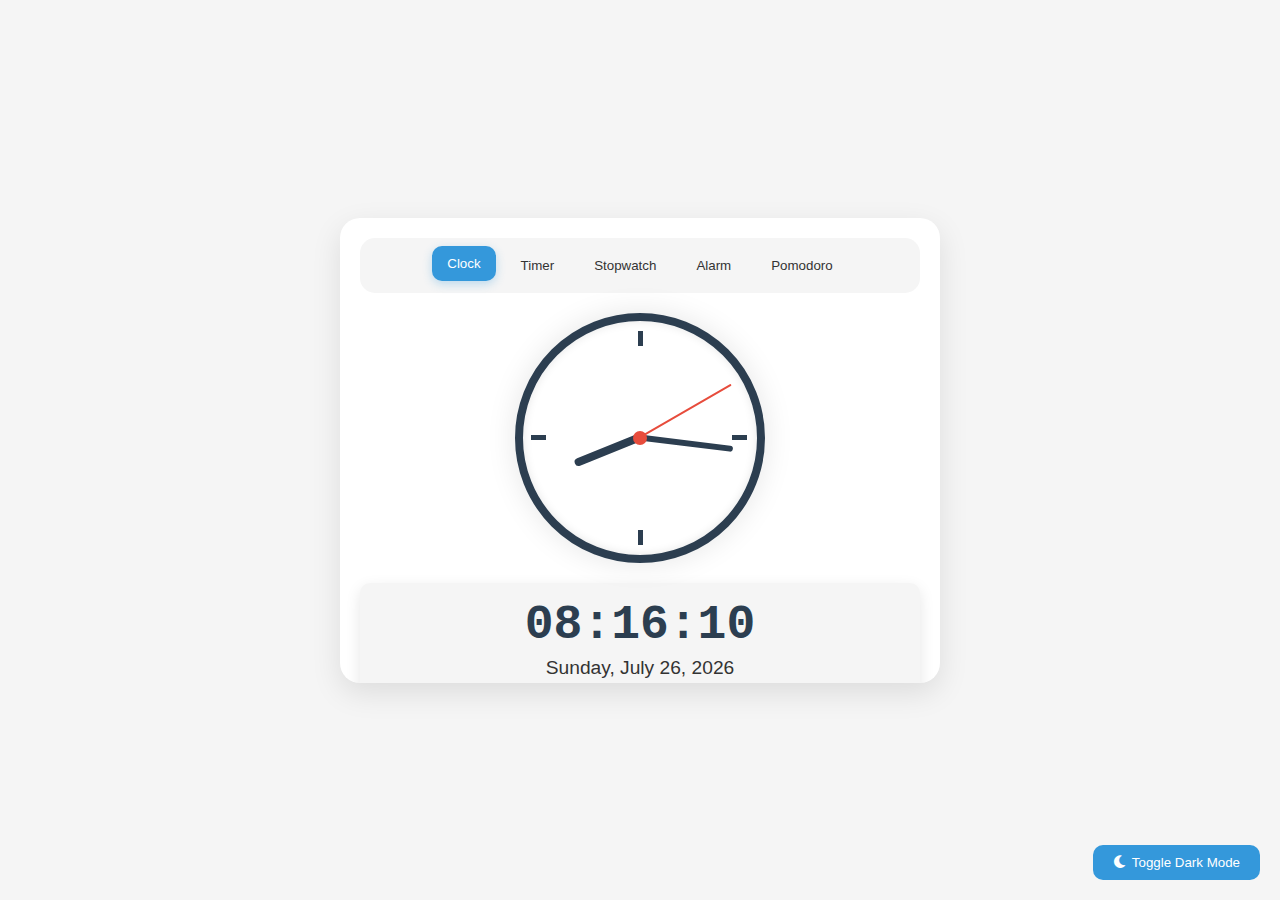
<file: APPS/Clock Master/index.html>
<!DOCTYPE html>
<html lang="en">
<head>
    <meta charset="UTF-8">
    <meta name="viewport" content="width=device-width, initial-scale=1.0">
    <title>Advanced Clock & Timer App</title>
    <link rel="stylesheet" href="styles.css">
    <link rel="stylesheet" href="https://cdnjs.cloudflare.com/ajax/libs/font-awesome/6.0.0/css/all.min.css">
</head>
<body>
    <div class="container">
        <div class="tab-nav">
            <button class="tab-btn active" data-tab="clock">Clock</button>
            <button class="tab-btn" data-tab="timer">Timer</button>
            <button class="tab-btn" data-tab="stopwatch">Stopwatch</button>
            <button class="tab-btn" data-tab="alarm">Alarm</button>
            <button class="tab-btn" data-tab="pomodoro">Pomodoro</button>
        </div>

        <div class="tab-content">
            <!-- Clock Tab -->
            <div class="tab active" id="clock">
                <div class="analog-clock">
                    <div class="clock-face">
                        <div class="marking marking-12"></div>
                        <div class="marking marking-3"></div>
                        <div class="marking marking-6"></div>
                        <div class="marking marking-9"></div>
                        <div class="hand hour-hand"></div>
                        <div class="hand minute-hand"></div>
                        <div class="hand second-hand"></div>
                        <div class="center-dot"></div>
                    </div>
                </div>
                <div class="digital-clock">
                    <div class="time">00:00:00</div>
                    <div class="date">Monday, January 1, 2023</div>
                    <div class="timezone">UTC+00:00</div>
                </div>
            </div>

            <!-- Timer Tab -->
            <div class="tab" id="timer">
                <div class="timer-display">
                    <div class="timer-input">
                        <input type="number" id="hours" min="0" max="99" placeholder="HH">
                        <span>:</span>
                        <input type="number" id="minutes" min="0" max="59" placeholder="MM">
                        <span>:</span>
                        <input type="number" id="seconds" min="0" max="59" placeholder="SS">
                    </div>
                    <div class="timer-countdown">
                        <span id="timer-hours">00</span>
                        <span>:</span>
                        <span id="timer-minutes">00</span>
                        <span>:</span>
                        <span id="timer-seconds">00</span>
                    </div>
                    <div class="progress-container">
                        <div class="progress-bar"></div>
                    </div>
                </div>
                <div class="timer-controls">
                    <button id="timer-start" class="control-btn"><i class="fas fa-play"></i> Start</button>
                    <button id="timer-pause" class="control-btn" disabled><i class="fas fa-pause"></i> Pause</button>
                    <button id="timer-reset" class="control-btn" disabled><i class="fas fa-redo"></i> Reset</button>
                </div>
                <div class="timer-presets">
                    <button class="preset-btn" data-time="60">1m</button>
                    <button class="preset-btn" data-time="300">5m</button>
                    <button class="preset-btn" data-time="600">10m</button>
                    <button class="preset-btn" data-time="1800">30m</button>
                </div>
            </div>

            <!-- Stopwatch Tab -->
            <div class="tab" id="stopwatch">
                <div class="stopwatch-display">
                    <div id="stopwatch-time">00:00:00.000</div>
                </div>
                <div class="stopwatch-controls">
                    <button id="stopwatch-start" class="control-btn"><i class="fas fa-play"></i> Start</button>
                    <button id="stopwatch-pause" class="control-btn" disabled><i class="fas fa-pause"></i> Pause</button>
                    <button id="stopwatch-reset" class="control-btn" disabled><i class="fas fa-redo"></i> Reset</button>
                    <button id="stopwatch-lap" class="control-btn" disabled><i class="fas fa-flag"></i> Lap</button>
                </div>
                <div class="laps-container">
                    <h3>Laps</h3>
                    <div class="laps-list"></div>
                </div>
            </div>

            <!-- Alarm Tab -->
            <div class="tab" id="alarm">
                <div class="alarm-form">
                    <div class="time-picker">
                        <input type="number" id="alarm-hours" min="0" max="23" placeholder="HH">
                        <span>:</span>
                        <input type="number" id="alarm-minutes" min="0" max="59" placeholder="MM">
                    </div>
                    <button id="set-alarm" class="control-btn"><i class="fas fa-bell"></i> Set Alarm</button>
                </div>
                <div class="alarms-list">
                    <h3>Active Alarms</h3>
                    <div id="alarms-container"></div>
                </div>
            </div>

            <!-- Pomodoro Tab -->
            <div class="tab" id="pomodoro">
                <div class="pomodoro-display">
                    <div class="pomodoro-mode">Focus Time</div>
                    <div class="pomodoro-time">25:00</div>
                    <div class="pomodoro-cycles">Cycle 1/4</div>
                    <div class="progress-container">
                        <div class="progress-bar pomodoro-progress"></div>
                    </div>
                </div>
                <div class="pomodoro-controls">
                    <button id="pomodoro-start" class="control-btn"><i class="fas fa-play"></i> Start</button>
                    <button id="pomodoro-pause" class="control-btn" disabled><i class="fas fa-pause"></i> Pause</button>
                    <button id="pomodoro-reset" class="control-btn" disabled><i class="fas fa-redo"></i> Reset</button>
                </div>
                <div class="pomodoro-settings">
                    <div class="setting">
                        <label>Focus Time (min):</label>
                        <input type="number" id="focus-time" min="1" max="60" value="25">
                    </div>
                    <div class="setting">
                        <label>Break Time (min):</label>
                        <input type="number" id="break-time" min="1" max="30" value="5">
                    </div>
                    <div class="setting">
                        <label>Long Break Time (min):</label>
                        <input type="number" id="long-break-time" min="1" max="60" value="15">
                    </div>
                    <div class="setting">
                        <label>Cycles:</label>
                        <input type="number" id="pomodoro-cycles" min="1" max="10" value="4">
                    </div>
                </div>
            </div>
        </div>
    </div>

    <script src="script.js"></script>
</body>
</html>
</file>
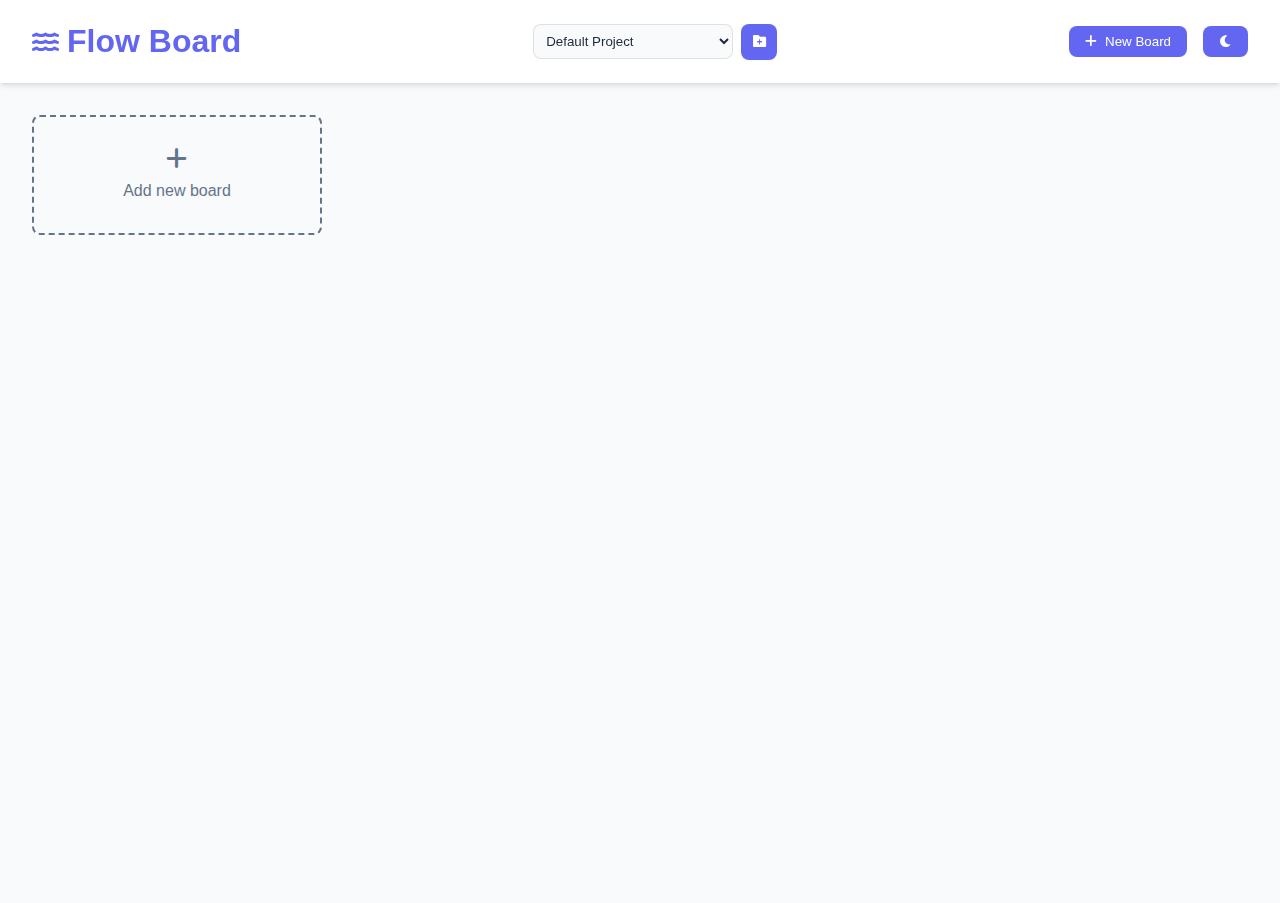
<file: APPS/FlowBoards/index.html>
<!DOCTYPE html>
<html lang="en">
<head>
    <meta charset="UTF-8">
    <meta name="viewport" content="width=device-width, initial-scale=1.0">
    <title>Flow Board - Task Management</title>
    <link rel="stylesheet" href="styles.css">
    <link rel="stylesheet" href="https://cdnjs.cloudflare.com/ajax/libs/font-awesome/6.0.0-beta3/css/all.min.css">
</head>
<body>
    <header>
        <div class="logo">
            <i class="fas fa-water"></i>
            <h1>Flow Board</h1>
        </div>
        <div class="project-selector">
            <select id="project-select">
                <option value="default">Default Project</option>
            </select>
            <button id="new-project-btn" class="btn small-btn"><i class="fas fa-folder-plus"></i></button>
        </div>
        <div class="controls">
            <button id="add-board-btn" class="btn"><i class="fas fa-plus"></i> New Board</button>
            <button id="dark-mode-btn" class="btn"><i class="fas fa-moon"></i></button>
        </div>
    </header>

    <div class="board-container">
        <div class="board" data-board-id="board-1">
            <div class="board-header">
                <h3 contenteditable="true">To Do</h3>
                <div class="board-controls">
                    <button class="add-card-btn"><i class="fas fa-plus"></i></button>
                    <button class="delete-board-btn"><i class="fas fa-trash"></i></button>
                </div>
            </div>
            <div class="cards-container">
                <div class="card" draggable="true">
                    <div class="card-content">
                        <h4>Research competitors</h4>
                        <p>Look at similar products in the market</p>
                    </div>
                    <div class="card-footer">
                        <span class="priority high">High</span>
                        <span class="date">June 10</span>
                        <button class="delete-card-btn"><i class="fas fa-times"></i></button>
                    </div>
                </div>
                <div class="card" draggable="true">
                    <div class="card-content">
                        <h4>Design mockups</h4>
                        <p>Create initial UI concepts</p>
                    </div>
                    <div class="card-footer">
                        <span class="priority medium">Medium</span>
                        <span class="date">June 15</span>
                        <button class="delete-card-btn"><i class="fas fa-times"></i></button>
                    </div>
                </div>
            </div>
        </div>

        <div class="board" data-board-id="board-2">
            <div class="board-header">
                <h3 contenteditable="true">In Progress</h3>
                <div class="board-controls">
                    <button class="add-card-btn"><i class="fas fa-plus"></i></button>
                    <button class="delete-board-btn"><i class="fas fa-trash"></i></button>
                </div>
            </div>
            <div class="cards-container">
                <div class="card" draggable="true">
                    <div class="card-content">
                        <h4>Create homepage</h4>
                        <p>Build and style the landing page</p>
                    </div>
                    <div class="card-footer">
                        <span class="priority high">High</span>
                        <span class="date">June 12</span>
                        <button class="delete-card-btn"><i class="fas fa-times"></i></button>
                    </div>
                </div>
            </div>
        </div>

        <div class="board" data-board-id="board-3">
            <div class="board-header">
                <h3 contenteditable="true">Done</h3>
                <div class="board-controls">
                    <button class="add-card-btn"><i class="fas fa-plus"></i></button>
                    <button class="delete-board-btn"><i class="fas fa-trash"></i></button>
                </div>
            </div>
            <div class="cards-container">
                <div class="card" draggable="true">
                    <div class="card-content">
                        <h4>Set up project</h4>
                        <p>Initialize repository and project structure</p>
                    </div>
                    <div class="card-footer">
                        <span class="priority low">Low</span>
                        <span class="date">June 5</span>
                        <button class="delete-card-btn"><i class="fas fa-times"></i></button>
                    </div>
                </div>
            </div>
        </div>

        <div class="add-board-placeholder">
            <div class="add-board-content">
                <i class="fas fa-plus"></i>
                <p>Add new board</p>
            </div>
        </div>
    </div>

    <!-- Modal for adding new cards -->
    <div id="card-modal" class="modal">
        <div class="modal-content">
            <span class="close-modal">&times;</span>
            <h2>Add New Card</h2>
            <form id="add-card-form">
                <div class="form-group">
                    <label for="card-title">Title</label>
                    <input type="text" id="card-title" placeholder="Enter title" required>
                </div>
                <div class="form-group">
                    <label for="card-description">Description</label>
                    <textarea id="card-description" placeholder="Enter description"></textarea>
                </div>
                <div class="form-group">
                    <label for="card-priority">Priority</label>
                    <select id="card-priority">
                        <option value="low">Low</option>
                        <option value="medium">Medium</option>
                        <option value="high">High</option>
                    </select>
                </div>
                <div class="form-group">
                    <label for="card-date">Due Date</label>
                    <input type="date" id="card-date">
                </div>
                <button type="submit" class="btn submit-btn">Add Card</button>
            </form>
        </div>
    </div>

    <!-- Modal for creating new project -->
    <div id="project-modal" class="modal">
        <div class="modal-content">
            <span class="close-modal">&times;</span>
            <h2>Create New Project</h2>
            <form id="add-project-form">
                <div class="form-group">
                    <label for="project-name">Project Name</label>
                    <input type="text" id="project-name" placeholder="Enter project name" required>
                </div>
                <div class="form-group">
                    <label for="project-description">Description</label>
                    <textarea id="project-description" placeholder="Enter project description"></textarea>
                </div>
                <button type="submit" class="btn submit-btn">Create Project</button>
            </form>
        </div>
    </div>

    <!-- Confirmation modal -->
    <div id="confirm-modal" class="modal">
        <div class="modal-content small-modal">
            <h2>Confirm Action</h2>
            <p id="confirm-message">Are you sure you want to proceed?</p>
            <div class="confirm-buttons">
                <button id="confirm-yes" class="btn">Yes</button>
                <button id="confirm-no" class="btn secondary-btn">No</button>
            </div>
        </div>
    </div>

    <script src="script.js"></script>
</body>
</html>
</file>
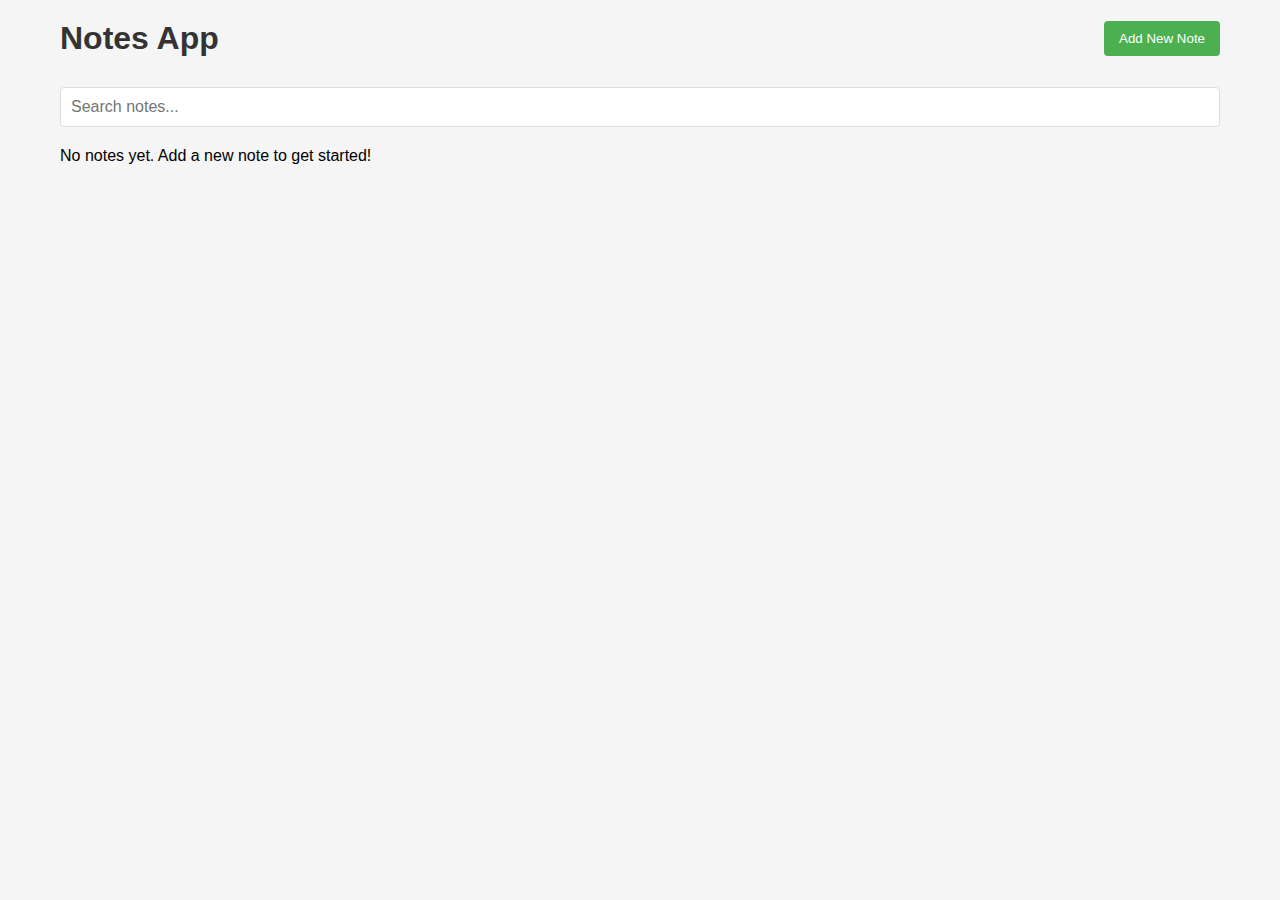
<file: APPS/NoteFlow/index.html>
<!DOCTYPE html>
<html lang="en">
<head>
    <meta charset="UTF-8">
    <meta name="viewport" content="width=device-width, initial-scale=1.0">
    <title>Notes</title>
    <link rel="stylesheet" href="styles.css">
</head>
<body>
    <div class="app-container">
        <header>
            <h1>Notes App</h1>
            <button id="add-note-btn">Add New Note</button>
        </header>

        <div class="search-container">
            <input type="text" id="search-input" placeholder="Search notes...">
        </div>

        <div class="notes-container" id="notes-container">
            <!-- NoteFlow will be added here by JavaScript -->
        </div>
    </div>

    <div class="modal" id="note-modal">
        <div class="modal-content">
            <span class="close-modal">&times;</span>
            <input type="text" id="note-title" placeholder="Note Title">
            <textarea id="note-content" placeholder="Note Content"></textarea>
            <div class="modal-buttons">
                <button id="save-note-btn">Save Note</button>
                <button id="cancel-note-btn">Cancel</button>
            </div>
        </div>
    </div>

    <script src="script.js"></script>
</body>
</html>
</file>
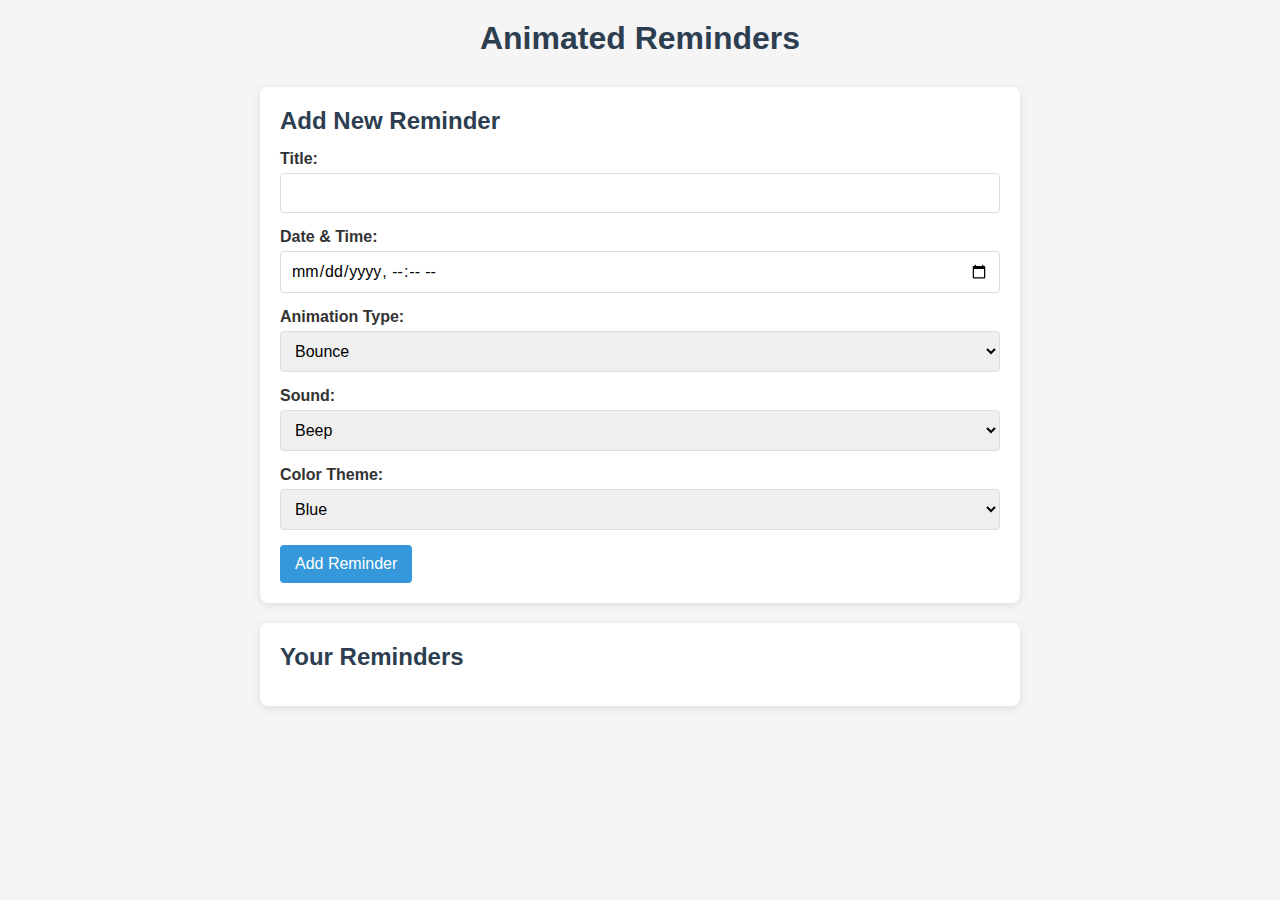
<file: APPS/Notifyme/index.html>
<!DOCTYPE html>
<html lang="en">
<head>
    <meta charset="UTF-8">
    <meta name="viewport" content="width=device-width, initial-scale=1.0">
    <title>Animated Reminders App</title>
    <link rel="stylesheet" href="styles.css">
    <link rel="stylesheet" href="https://cdnjs.cloudflare.com/ajax/libs/font-awesome/5.15.4/css/all.min.css">
</head>
<body>
    <div class="container">
        <h1>Animated Reminders</h1>

        <div class="add-reminder">
            <h2>Add New Reminder</h2>
            <form id="reminderForm">
                <div class="form-group">
                    <label for="title">Title:</label>
                    <input type="text" id="title" required>
                </div>

                <div class="form-group">
                    <label for="dateTime">Date & Time:</label>
                    <input type="datetime-local" id="dateTime" required>
                </div>

                <div class="form-group">
                    <label for="animationType">Animation Type:</label>
                    <select id="animationType">
                        <option value="bounce">Bounce</option>
                        <option value="shake">Shake</option>
                        <option value="spin">Spin</option>
                        <option value="pulse">Pulse</option>
                        <option value="flip">Flip</option>
                    </select>
                </div>

                <div class="form-group">
                    <label for="soundType">Sound:</label>
                    <select id="soundType">
                        <option value="beep">Beep</option>
                        <option value="bell">Bell</option>
                        <option value="chime">Chime</option>
                        <option value="none">No Sound</option>
                    </select>
                </div>

                <div class="form-group">
                    <label for="colorTheme">Color Theme:</label>
                    <select id="colorTheme">
                        <option value="blue">Blue</option>
                        <option value="green">Green</option>
                        <option value="red">Red</option>
                        <option value="purple">Purple</option>
                        <option value="orange">Orange</option>
                    </select>
                </div>

                <button type="submit" class="btn-add">Add Reminder</button>
            </form>
        </div>

        <div class="reminders-list">
            <h2>Your Reminders</h2>
            <ul id="remindersList"></ul>
        </div>
    </div>

    <div id="reminderAlert" class="reminder-alert">
        <div class="alert-content">
            <h2 id="alertTitle"></h2>
            <p id="alertTime"></p>
            <button id="dismissBtn">Dismiss</button>
        </div>
    </div>

    <!-- Using base64-encoded WAV files to avoid dependency on external audio files -->
    <!-- Replace the base64 audio elements with these -->
<audio id="beepSound" preload="auto">
    <source src="sounds/beep.wav" type="audio/wav">
</audio>
<audio id="bellSound" preload="auto">
    <source src="sounds/bell.wav" type="audio/wav">
</audio>
<audio id="chimeSound" preload="auto">
    <source src="sounds/chime.wav" type="audio/wav">
</audio>

    <script src="script.js"></script>
</body>
</html>
</file>
<file: APPS/FlowBoards/styles.css>
:root {
    --primary-color: #6366f1;
    --secondary-color: #a5b4fc;
    --bg-color: #f8fafc;
    --card-color: #ffffff;
    --text-color: #1e293b;
    --text-light: #64748b;
    --danger: #ef4444;
    --success: #22c55e;
    --warning: #f59e0b;
    --shadow: 0 4px 6px -1px rgba(0, 0, 0, 0.1), 0 2px 4px -1px rgba(0, 0, 0, 0.06);
    --border-radius: 8px;
    --transition: all 0.3s cubic-bezier(0.25, 0.46, 0.45, 0.94);
}

.dark-mode {
    --primary-color: #818cf8;
    --secondary-color: #4338ca;
    --bg-color: #0f172a;
    --card-color: #1e293b;
    --text-color: #f1f5f9;
    --text-light: #cbd5e1;
}

* {
    margin: 0;
    padding: 0;
    box-sizing: border-box;
}

body {
    font-family: 'Segoe UI', Tahoma, Geneva, Verdana, sans-serif;
    background-color: var(--bg-color);
    color: var(--text-color);
    line-height: 1.6;
    transition: var(--transition);
    overflow-x: hidden;
}

header {
    display: flex;
    justify-content: space-between;
    align-items: center;
    padding: 1rem 2rem;
    background-color: var(--card-color);
    box-shadow: var(--shadow);
    position: sticky;
    top: 0;
    z-index: 100;
}

.logo {
    display: flex;
    align-items: center;
    gap: 0.5rem;
    color: var(--primary-color);
}

.logo i {
    font-size: 1.5rem;
    animation: float 3s ease-in-out infinite;
}

.project-selector {
    display: flex;
    align-items: center;
    gap: 0.5rem;
}

.project-selector select {
    padding: 0.5rem;
    border-radius: var(--border-radius);
    background-color: var(--bg-color);
    border: 1px solid rgba(0, 0, 0, 0.1);
    color: var(--text-color);
    font-family: inherit;
    transition: var(--transition);
    min-width: 200px;
}

.small-btn {
    padding: 0.5rem;
    width: 36px;
    height: 36px;
}

.controls {
    display: flex;
    gap: 1rem;
}

.btn {
    background-color: var(--primary-color);
    color: white;
    border: none;
    padding: 0.5rem 1rem;
    border-radius: var(--border-radius);
    cursor: pointer;
    display: flex;
    align-items: center;
    justify-content: center;
    gap: 0.5rem;
    font-weight: 500;
    transition: var(--transition);
}

.btn:hover {
    background-color: var(--secondary-color);
    transform: translateY(-2px);
    box-shadow: 0 5px 15px rgba(0, 0, 0, 0.1);
}

.secondary-btn {
    background-color: var(--text-light);
}

.board-container {
    display: flex;
    gap: 1.5rem;
    padding: 2rem;
    overflow-x: auto;
    min-height: calc(100vh - 80px);
}

.board {
    background-color: var(--card-color);
    border-radius: var(--border-radius);
    min-width: 290px;
    max-width: 290px;
    box-shadow: var(--shadow);
    display: flex;
    flex-direction: column;
    max-height: 80vh;
    transition: var(--transition);
    animation: slideIn 0.5s forwards;
    transform: translateY(20px);
    opacity: 0;
    animation-fill-mode: forwards;
}

@keyframes slideIn {
    to {
        opacity: 1;
        transform: translateY(0);
    }
}

.board:nth-child(1) { animation-delay: 0.1s; }
.board:nth-child(2) { animation-delay: 0.2s; }
.board:nth-child(3) { animation-delay: 0.3s; }
.board:nth-child(4) { animation-delay: 0.4s; }

.board-header {
    padding: 1rem;
    border-bottom: 1px solid rgba(0, 0, 0, 0.1);
    display: flex;
    justify-content: space-between;
    align-items: center;
}

.board-header h3 {
    font-weight: 600;
    color: var(--text-color);
    transition: var(--transition);
    max-width: 180px;
    white-space: nowrap;
    overflow: hidden;
    text-overflow: ellipsis;
}

.board-header h3:focus {
    outline: 2px solid var(--primary-color);
    padding: 0.2rem;
    border-radius: 4px;
}

.board-controls {
    display: flex;
    gap: 0.5rem;
}

.add-card-btn, .delete-board-btn {
    background: transparent;
    border: none;
    color: var(--text-light);
    cursor: pointer;
    font-size: 1rem;
    transition: var(--transition);
    width: 30px;
    height: 30px;
    border-radius: 50%;
    display: flex;
    align-items: center;
    justify-content: center;
}

.add-card-btn:hover {
    background-color: var(--primary-color);
    color: white;
    transform: rotate(90deg);
}

.delete-board-btn:hover {
    background-color: var(--danger);
    color: white;
    transform: scale(1.1);
}

.cards-container {
    padding: 1rem;
    overflow-y: auto;
    flex-grow: 1;
}

.card {
    background-color: var(--bg-color);
    border-radius: var(--border-radius);
    padding: 1rem;
    margin-bottom: 1rem;
    box-shadow: 0 2px 4px rgba(0, 0, 0, 0.05);
    cursor: grab;
    transition: var(--transition);
    transform-origin: center;
    animation: cardEntrance 0.4s ease-out forwards;
    opacity: 0;
    position: relative;
}

@keyframes cardEntrance {
    from {
        opacity: 0;
        transform: scale(0.8);
    }
    to {
        opacity: 1;
        transform: scale(1);
    }
}

.card:hover {
    box-shadow: 0 5px 15px rgba(0, 0, 0, 0.1);
    transform: translateY(-3px);
}

.card:active {
    cursor: grabbing;
}

.card-content h4 {
    margin-bottom: 0.5rem;
    color: var(--text-color);
}

.card-content p {
    font-size: 0.9rem;
    color: var(--text-light);
}

.card-footer {
    display: flex;
    justify-content: space-between;
    margin-top: 1rem;
    font-size: 0.8rem;
    align-items: center;
}

.priority {
    padding: 0.2rem 0.5rem;
    border-radius: 20px;
    font-weight: 600;
}

.priority.high {
    background-color: rgba(239, 68, 68, 0.1);
    color: var(--danger);
}

.priority.medium {
    background-color: rgba(245, 158, 11, 0.1);
    color: var(--warning);
}

.priority.low {
    background-color: rgba(34, 197, 94, 0.1);
    color: var(--success);
}

.date {
    color: var(--text-light);
}

.delete-card-btn {
    background: transparent;
    border: none;
    color: transparent;
    cursor: pointer;
    font-size: 0.9rem;
    transition: var(--transition);
    width: 20px;
    height: 20px;
    border-radius: 50%;
    display: flex;
    align-items: center;
    justify-content: center;
}

.card:hover .delete-card-btn {
    color: var(--text-light);
}

.delete-card-btn:hover {
    background-color: var(--danger);
    color: white;
    transform: scale(1.1);
}

.add-board-placeholder {
    min-width: 290px;
    max-width: 290px;
    height: 120px;
    border: 2px dashed var(--text-light);
    border-radius: var(--border-radius);
    display: flex;
    justify-content: center;
    align-items: center;
    cursor: pointer;
    transition: var(--transition);
}

.add-board-placeholder:hover {
    border-color: var(--primary-color);
    background-color: rgba(99, 102, 241, 0.05);
}

.add-board-content {
    display: flex;
    flex-direction: column;
    align-items: center;
    color: var(--text-light);
}

.add-board-content i {
    font-size: 1.5rem;
    margin-bottom: 0.5rem;
    transition: var(--transition);
}

.add-board-placeholder:hover i {
    transform: scale(1.2);
    color: var(--primary-color);
}

.modal {
    display: none;
    position: fixed;
    top: 0;
    left: 0;
    width: 100%;
    height: 100%;
    background-color: rgba(0, 0, 0, 0.5);
    z-index: 1000;
    overflow: auto;
    transition: var(--transition);
}

.modal-content {
    background-color: var(--card-color);
    margin: 10% auto;
    padding: 2rem;
    width: 90%;
    max-width: 500px;
    border-radius: var(--border-radius);
    box-shadow: var(--shadow);
    animation: modalFadeIn 0.3s;
}

.small-modal {
    max-width: 400px;
}

@keyframes modalFadeIn {
    from {
        opacity: 0;
        transform: translateY(-50px);
    }
    to {
        opacity: 1;
        transform: translateY(0);
    }
}

.close-modal {
    float: right;
    font-size: 1.5rem;
    font-weight: bold;
    cursor: pointer;
    color: var(--text-light);
    transition: var(--transition);
}

.close-modal:hover {
    color: var(--danger);
    transform: rotate(90deg);
}

.form-group {
    margin-bottom: 1.5rem;
}

.form-group label {
    display: block;
    margin-bottom: 0.5rem;
    color: var(--text-color);
    font-weight: 500;
}

.form-group input,
.form-group textarea,
.form-group select {
    width: 100%;
    padding: 0.8rem;
    border: 1px solid rgba(0, 0, 0, 0.1);
    border-radius: var(--border-radius);
    background-color: var(--bg-color);
    color: var(--text-color);
    font-family: inherit;
    transition: var(--transition);
}

.form-group input:focus,
.form-group textarea:focus,
.form-group select:focus {
    outline: none;
    border-color: var(--primary-color);
    box-shadow: 0 0 0 3px rgba(99, 102, 241, 0.2);
}

.submit-btn {
    width: 100%;
    padding: 0.8rem;
    font-size: 1rem;
    font-weight: 600;
    margin-top: 1rem;
}

.confirm-buttons {
    display: flex;
    justify-content: space-between;
    margin-top: 2rem;
}

.confirm-buttons button {
    width: 48%;
}

.dragging {
    opacity: 0.7;
    transform: rotate(2deg) scale(1.05);
}

.drop-zone {
    background-color: rgba(99, 102, 241, 0.1);
    border: 2px dashed var(--primary-color);
}

.board-container::-webkit-scrollbar {
    height: 8px;
}

.board-container::-webkit-scrollbar-track {
    background: rgba(0, 0, 0, 0.05);
}

.board-container::-webkit-scrollbar-thumb {
    background: var(--secondary-color);
    border-radius: 10px;
}

.cards-container::-webkit-scrollbar {
    width: 6px;
}

.cards-container::-webkit-scrollbar-track {
    background: rgba(0, 0, 0, 0.05);
}

.cards-container::-webkit-scrollbar-thumb {
    background: var(--secondary-color);
    border-radius: 10px;
}

@keyframes float {
    0% {
        transform: translateY(0px);
    }
    50% {
        transform: translateY(-10px);
    }
    100% {
        transform: translateY(0px);
    }
}

.shake {
    animation: shake 0.5s cubic-bezier(.36,.07,.19,.97) both;
}

@keyframes shake {
    10%, 90% {
        transform: translate3d(-1px, 0, 0);
    }
    20%, 80% {
        transform: translate3d(2px, 0, 0);
    }
    30%, 50%, 70% {
        transform: translate3d(-4px, 0, 0);
    }
    40%, 60% {
        transform: translate3d(4px, 0, 0);
    }
}

.board-exit {
    animation: boardExit 0.4s ease-in forwards;
}

@keyframes boardExit {
    to {
        opacity: 0;
        transform: translateX(30px) scale(0.8);
    }
}

.card-exit {
    animation: cardExit 0.3s ease-in forwards;
}

@keyframes cardExit {
    to {
        opacity: 0;
        transform: translateY(20px) scale(0.8);
    }
}

@media (max-width: 768px) {
    .board-container {
        flex-direction: column;
        align-items: center;
        padding: 1rem;
    }

    .board {
        min-width: 100%;
        max-width: 100%;
    }

    .add-board-placeholder {
        min-width: 100%;
        max-width: 100%;
    }

    header {
        flex-direction: column;
        gap: 1rem;
    }

    .modal-content {
        margin: 20% auto;
        width: 95%;
    }

    .project-selector {
        width: 100%;
    }

    .project-selector select {
        flex-grow: 1;
    }
}
</file>
<file: APPS/NoteFlow/styles.css>
* {
    margin: 0;
    padding: 0;
    box-sizing: border-box;
    font-family: 'Segoe UI', Tahoma, Geneva, Verdana, sans-serif;
}

body {
    background-color: #f5f5f5;
}

.app-container {
    max-width: 1200px;
    margin: 0 auto;
    padding: 20px;
}

header {
    display: flex;
    justify-content: space-between;
    align-items: center;
    margin-bottom: 30px;
    animation: fadeIn 0.5s ease-in;
}

h1 {
    color: #333;
}

button {
    background-color: #4CAF50;
    color: white;
    border: none;
    padding: 10px 15px;
    border-radius: 4px;
    cursor: pointer;
    transition: background-color 0.3s, transform 0.2s;
}

button:hover {
    background-color: #45a049;
    transform: scale(1.05);
}

.search-container {
    margin-bottom: 20px;
    animation: slideInFromTop 0.5s ease-out;
}

#search-input {
    width: 100%;
    padding: 10px;
    border: 1px solid #ddd;
    border-radius: 4px;
    font-size: 16px;
}

.notes-container {
    display: grid;
    grid-template-columns: repeat(auto-fill, minmax(300px, 1fr));
    gap: 20px;
}

.note {
    background-color: white;
    border-radius: 8px;
    padding: 20px;
    box-shadow: 0 2px 10px rgba(0, 0, 0, 0.1);
    transition: transform 0.3s, box-shadow 0.3s;
    animation: fadeIn 0.5s ease-in;
    position: relative;
}

.note:hover {
    transform: translateY(-5px);
    box-shadow: 0 5px 15px rgba(0, 0, 0, 0.2);
}

.note h2 {
    margin-bottom: 10px;
    color: #333;
}

.note p {
    color: #666;
    line-height: 1.5;
}

.note-actions {
    display: flex;
    justify-content: flex-end;
    margin-top: 15px;
}

.edit-btn, .delete-btn {
    margin-left: 10px;
    padding: 5px 10px;
    font-size: 14px;
}

.edit-btn {
    background-color: #2196F3;
}

.edit-btn:hover {
    background-color: #0b7dda;
}

.delete-btn {
    background-color: #f44336;
}

.delete-btn:hover {
    background-color: #d32f2f;
}

.modal {
    display: none;
    position: fixed;
    top: 0;
    left: 0;
    width: 100%;
    height: 100%;
    background-color: rgba(0, 0, 0, 0.5);
    z-index: 1000;
    animation: fadeIn 0.3s ease-out;
}

.modal-content {
    background-color: white;
    margin: 10% auto;
    padding: 30px;
    width: 60%;
    max-width: 600px;
    border-radius: 8px;
    box-shadow: 0 5px 25px rgba(0, 0, 0, 0.2);
    animation: slideInFromTop 0.4s ease-out;
}

.close-modal {
    float: right;
    font-size: 28px;
    cursor: pointer;
    transition: color 0.3s;
}

.close-modal:hover {
    color: #f44336;
}

#note-title {
    width: 100%;
    padding: 10px;
    margin: 10px 0;
    font-size: 18px;
    border: 1px solid #ddd;
    border-radius: 4px;
}

#note-content {
    width: 100%;
    height: 200px;
    padding: 10px;
    margin: 10px 0 20px;
    font-size: 16px;
    border: 1px solid #ddd;
    border-radius: 4px;
    resize: vertical;
}

.modal-buttons {
    display: flex;
    justify-content: flex-end;
}

.modal-buttons button {
    margin-left: 10px;
}

#cancel-note-btn {
    background-color: #9e9e9e;
}

#cancel-note-btn:hover {
    background-color: #757575;
}

/* Animations */
@keyframes fadeIn {
    from { opacity: 0; }
    to { opacity: 1; }
}

@keyframes slideInFromTop {
    from {
        transform: translateY(-50px);
        opacity: 0;
    }
    to {
        transform: translateY(0);
        opacity: 1;
    }
}

@keyframes scaleUp {
    from {
        transform: scale(0.8);
        opacity: 0;
    }
    to {
        transform: scale(1);
        opacity: 1;
    }
}

.note.new-note {
    animation: scaleUp 0.4s ease-out;
}

.note.deleting {
    animation: fadeOut 0.3s ease-out forwards;
}

@keyframes fadeOut {
    from {
        opacity: 1;
        transform: scale(1);
    }
    to {
        opacity: 0;
        transform: scale(0.8);
    }
}

/* Responsive design */
@media screen and (max-width: 768px) {
    .modal-content {
        width: 90%;
        margin: 20% auto;
    }

    .notes-container {
        grid-template-columns: 1fr;
    }

    header {
        flex-direction: column;
        gap: 15px;
    }
}
</file>
<file: APPS/Notifyme/styles.css>
* {
    margin: 0;
    padding: 0;
    box-sizing: border-box;
    font-family: 'Arial', sans-serif;
}

body {
    background-color: #f5f5f5;
    color: #333;
}

.container {
    max-width: 800px;
    margin: 0 auto;
    padding: 20px;
}

h1 {
    text-align: center;
    margin-bottom: 30px;
    color: #2c3e50;
}

h2 {
    color: #2c3e50;
    margin-bottom: 15px;
}

.add-reminder, .reminders-list {
    background-color: #fff;
    border-radius: 8px;
    padding: 20px;
    box-shadow: 0 2px 10px rgba(0, 0, 0, 0.1);
    margin-bottom: 20px;
}

.form-group {
    margin-bottom: 15px;
}

.form-group label {
    display: block;
    margin-bottom: 5px;
    font-weight: bold;
}

.form-group input, .form-group select {
    width: 100%;
    padding: 10px;
    border: 1px solid #ddd;
    border-radius: 4px;
    font-size: 16px;
}

.btn-add {
    background-color: #3498db;
    color: white;
    border: none;
    padding: 10px 15px;
    border-radius: 4px;
    cursor: pointer;
    font-size: 16px;
    transition: background-color 0.3s;
}

.btn-add:hover {
    background-color: #2980b9;
}

#remindersList {
    list-style-type: none;
}

.reminder-item {
    display: flex;
    justify-content: space-between;
    align-items: center;
    padding: 15px;
    background-color: #f9f9f9;
    border-radius: 4px;
    margin-bottom: 10px;
    box-shadow: 0 1px 3px rgba(0, 0, 0, 0.1);
}

.reminder-info {
    flex-grow: 1;
}

.reminder-title {
    font-weight: bold;
    margin-bottom: 5px;
}

.reminder-time {
    color: #7f8c8d;
    font-size: 14px;
}

.reminder-actions {
    display: flex;
    gap: 10px;
}

.btn-delete {
    background-color: #e74c3c;
    color: white;
    border: none;
    padding: 5px 10px;
    border-radius: 4px;
    cursor: pointer;
}

.reminder-alert {
    position: fixed;
    top: 0;
    left: 0;
    right: 0;
    bottom: 0;
    background-color: rgba(0, 0, 0, 0.8);
    display: flex;
    justify-content: center;
    align-items: center;
    z-index: 1000;
    display: none;
}

.alert-content {
    background-color: white;
    padding: 30px;
    border-radius: 8px;
    text-align: center;
    max-width: 400px;
    width: 80%;
}

#dismissBtn {
    background-color: #3498db;
    color: white;
    border: none;
    padding: 10px 15px;
    border-radius: 4px;
    cursor: pointer;
    font-size: 16px;
    margin-top: 15px;
}

/* Animation classes */
.bounce {
    animation: bounce 1s infinite;
}

.shake {
    animation: shake 0.5s infinite;
}

.spin {
    animation: spin 1s infinite linear;
}

.pulse {
    animation: pulse 1s infinite;
}

.flip {
    animation: flip 1s infinite;
}

/* Animation keyframes */
@keyframes bounce {
    0%, 100% {
        transform: translateY(0);
    }
    50% {
        transform: translateY(-20px);
    }
}

@keyframes shake {
    0%, 100% {
        transform: translateX(0);
    }
    25% {
        transform: translateX(-10px);
    }
    75% {
        transform: translateX(10px);
    }
}

@keyframes spin {
    0% {
        transform: rotate(0deg);
    }
    100% {
        transform: rotate(360deg);
    }
}

@keyframes pulse {
    0%, 100% {
        transform: scale(1);
    }
    50% {
        transform: scale(1.1);
    }
}

@keyframes flip {
    0%, 100% {
        transform: perspective(400px) rotateY(0);
    }
    50% {
        transform: perspective(400px) rotateY(180deg);
    }
}

/* Color themes */
.blue {
    background-color: #e3f2fd !important;
    border-left: 5px solid #2196F3 !important;
}

.green {
    background-color: #e8f5e9 !important;
    border-left: 5px solid #4CAF50 !important;
}

.red {
    background-color: #ffebee !important;
    border-left: 5px solid #f44336 !important;
}

.purple {
    background-color: #f3e5f5 !important;
    border-left: 5px solid #9c27b0 !important;
}

.orange {
    background-color: #fff3e0 !important;
    border-left: 5px solid #ff9800 !important;
}
</file>
<file: APPS/Clock Master/styles.css>
/* Base styles and resets */
* {
    margin: 0;
    padding: 0;
    box-sizing: border-box;
    font-family: 'Segoe UI', Tahoma, Geneva, Verdana, sans-serif;
}

:root {
    --primary-color: #3498db;
    --secondary-color: #2980b9;
    --accent-color: #e74c3c;
    --background-color: #f5f5f5;
    --card-color: #ffffff;
    --text-color: #333333;
    --dark-accent: #2c3e50;
    --success-color: #2ecc71;
    --warning-color: #f39c12;
    --timer-color: #9b59b6;
    --pomodoro-work: #e74c3c;
    --pomodoro-break: #2ecc71;
}

body {
    background-color: var(--background-color);
    display: flex;
    justify-content: center;
    align-items: center;
    min-height: 100vh;
    transition: background-color 0.3s ease;
}

.container {
    background-color: var(--card-color);
    border-radius: 20px;
    box-shadow: 0 10px 30px rgba(0, 0, 0, 0.1);
    width: 90%;
    max-width: 600px;
    overflow: hidden;
    padding: 20px;
    transform: translateY(0);
    animation: appear 0.5s ease-out;
}

@keyframes appear {
    0% {
        opacity: 0;
        transform: translateY(20px);
    }
    100% {
        opacity: 1;
        transform: translateY(0);
    }
}

/* Tab Navigation */
.tab-nav {
    display: flex;
    flex-wrap: wrap;
    justify-content: center;
    margin-bottom: 20px;
    background-color: var(--background-color);
    border-radius: 15px;
    padding: 5px;
}

.tab-btn {
    background: none;
    border: none;
    padding: 10px 15px;
    margin: 5px;
    border-radius: 10px;
    cursor: pointer;
    color: var(--text-color);
    transition: all 0.3s ease;
    font-weight: 500;
    outline: none;
}

.tab-btn:hover {
    background-color: rgba(52, 152, 219, 0.1);
}

.tab-btn.active {
    background-color: var(--primary-color);
    color: white;
    box-shadow: 0 3px 10px rgba(52, 152, 219, 0.3);
    transform: translateY(-2px);
}

/* Tab Content */
.tab-content {
    position: relative;
    min-height: 350px;
}

.tab {
    display: none;
    opacity: 0;
    transition: opacity 0.3s ease;
    position: absolute;
    top: 0;
    left: 0;
    width: 100%;
}

.tab.active {
    display: block;
    opacity: 1;
    animation: fadeIn 0.5s ease forwards;
}

@keyframes fadeIn {
    0% {
        opacity: 0;
        transform: translateY(10px);
    }
    100% {
        opacity: 1;
        transform: translateY(0);
    }
}

/* Clock Tab */
.analog-clock {
    width: 250px;
    height: 250px;
    margin: 0 auto 20px;
    position: relative;
}

.clock-face {
    width: 100%;
    height: 100%;
    border-radius: 50%;
    border: 8px solid var(--dark-accent);
    position: relative;
    box-shadow: 0 0 30px rgba(0, 0, 0, 0.1), inset 0 0 10px rgba(0, 0, 0, 0.1);
    background: #fff;
    transition: transform 0.3s ease;
}

.clock-face:hover {
    transform: scale(1.03);
}

.marking {
    position: absolute;
    width: 5px;
    height: 15px;
    background-color: var(--dark-accent);
    left: 50%;
    margin-left: -2.5px;
}

.marking-12 {
    top: 10px;
}

.marking-3 {
    top: 50%;
    right: 10px;
    left: auto;
    margin-top: -2.5px;
    width: 15px;
    height: 5px;
}

.marking-6 {
    bottom: 10px;
    top: auto;
}

.marking-9 {
    top: 50%;
    left: 10px;
    margin-top: -2.5px;
    width: 15px;
    height: 5px;
}

.hand {
    position: absolute;
    bottom: 50%;
    left: 50%;
    transform-origin: 50% 100%;
    border-radius: 10px 10px 0 0;
}

.hour-hand {
    width: 8px;
    height: 30%;
    margin-left: -4px;
    background-color: var(--dark-accent);
}

.minute-hand {
    width: 6px;
    height: 40%;
    margin-left: -3px;
    background-color: var(--dark-accent);
}

.second-hand {
    width: 2px;
    height: 45%;
    margin-left: -1px;
    background-color: var(--accent-color);
}

.center-dot {
    position: absolute;
    width: 14px;
    height: 14px;
    border-radius: 50%;
    background-color: var(--accent-color);
    top: 50%;
    left: 50%;
    transform: translate(-50%, -50%);
    z-index: 10;
}

.digital-clock {
    text-align: center;
    padding: 15px;
    border-radius: 10px;
    background-color: var(--background-color);
    box-shadow: 0 5px 15px rgba(0, 0, 0, 0.1);
}

.digital-clock .time {
    font-size: 3rem;
    font-weight: bold;
    color: var(--dark-accent);
    margin-bottom: 5px;
    font-family: 'Courier New', monospace;
}

.digital-clock .date {
    font-size: 1.2rem;
    color: var(--text-color);
    margin-bottom: 5px;
}

.digital-clock .timezone {
    font-size: 0.9rem;
    color: var(--text-color);
    opacity: 0.7;
}

/* Timer Tab */
.timer-display {
    text-align: center;
    padding: 20px;
    border-radius: 15px;
    background-color: var(--background-color);
    margin-bottom: 20px;
    box-shadow: 0 5px 15px rgba(0, 0, 0, 0.1);
}

.timer-input {
    margin-bottom: 15px;
    display: flex;
    justify-content: center;
    align-items: center;
}

.timer-input input {
    width: 60px;
    padding: 10px;
    text-align: center;
    font-size: 1.5rem;
    border: 2px solid var(--primary-color);
    border-radius: 10px;
    background-color: rgba(255, 255, 255, 0.9);
    margin: 0 5px;
}

.timer-input span {
    font-size: 1.5rem;
    font-weight: bold;
    margin: 0 5px;
}

.timer-countdown {
    font-size: 3.5rem;
    font-weight: bold;
    color: var(--timer-color);
    margin-bottom: 15px;
    font-family: 'Courier New', monospace;
}

.progress-container {
    width: 100%;
    height: 10px;
    background-color: #e0e0e0;
    border-radius: 10px;
    overflow: hidden;
    margin-top: 15px;
}

.progress-bar {
    width: 0%;
    height: 100%;
    background-color: var(--primary-color);
    border-radius: 10px;
    transition: width 1s linear;
}

.timer-controls, .stopwatch-controls, .pomodoro-controls {
    display: flex;
    justify-content: center;
    gap: 10px;
    margin-bottom: 20px;
}

.control-btn {
    padding: 10px 20px;
    border: none;
    border-radius: 10px;
    cursor: pointer;
    background-color: var(--primary-color);
    color: white;
    font-weight: 500;
    transition: all 0.3s ease;
    display: flex;
    align-items: center;
    gap: 5px;
}

.control-btn:hover {
    background-color: var(--secondary-color);
    transform: translateY(-2px);
}

.control-btn:active {
    transform: translateY(0);
}

.control-btn:disabled {
    background-color: #ccc;
    cursor: not-allowed;
    transform: none;
}

.control-btn i {
    font-size: 0.9rem;
}

.timer-presets {
    display: flex;
    justify-content: center;
    gap: 10px;
    flex-wrap: wrap;
}

.preset-btn {
    padding: 8px 15px;
    border: 2px solid var(--primary-color);
    border-radius: 20px;
    background: none;
    color: var(--primary-color);
    cursor: pointer;
    transition: all 0.3s ease;
    font-weight: 500;
}

.preset-btn:hover {
    background-color: var(--primary-color);
    color: white;
    transform: scale(1.05);
}

/* Stopwatch Tab */
.stopwatch-display {
    text-align: center;
    padding: 20px;
    border-radius: 15px;
    background-color: var(--background-color);
    margin-bottom: 20px;
    box-shadow: 0 5px 15px rgba(0, 0, 0, 0.1);
}

#stopwatch-time {
    font-size: 3rem;
    font-weight: bold;
    color: var(--dark-accent);
    font-family: 'Courier New', monospace;
}

.laps-container {
    max-height: 200px;
    overflow-y: auto;
    border-radius: 10px;
    border: 1px solid #e0e0e0;
    padding: 10px;
    background-color: var(--background-color);
}

.laps-container h3 {
    text-align: center;
    margin-bottom: 10px;
    color: var(--text-color);
}

.lap-item {
    display: flex;
    justify-content: space-between;
    padding: 8px 10px;
    border-bottom: 1px solid #e0e0e0;
    animation: slideIn 0.3s ease;
}

@keyframes slideIn {
    0% {
        opacity: 0;
        transform: translateX(-10px);
    }
    100% {
        opacity: 1;
        transform: translateX(0);
    }
}

.lap-item:last-child {
    border-bottom: none;
}

.lap-number {
    font-weight: bold;
    color: var(--primary-color);
}

.lap-time {
    color: var(--dark-accent);
}

/* Alarm Tab */
.alarm-form {
    display: flex;
    flex-direction: column;
    align-items: center;
    gap: 15px;
    padding: 20px;
    border-radius: 15px;
    background-color: var(--background-color);
    margin-bottom: 20px;
    box-shadow: 0 5px 15px rgba(0, 0, 0, 0.1);
}

.time-picker {
    display: flex;
    align-items: center;
}

.time-picker input {
    width: 70px;
    padding: 10px;
    font-size: 1.5rem;
    text-align: center;
    border: 2px solid var(--primary-color);
    border-radius: 10px;
    margin: 0 5px;
}

.time-picker span {
    font-size: 1.5rem;
    font-weight: bold;
}

.alarms-list {
    max-height: 200px;
    overflow-y: auto;
    border-radius: 10px;
    border: 1px solid #e0e0e0;
    padding: 10px;
    background-color: var(--background-color);
}

.alarms-list h3 {
    text-align: center;
    margin-bottom: 10px;
    color: var(--text-color);
}

.alarm-item {
    display: flex;
    justify-content: space-between;
    align-items: center;
    padding: 10px;
    border-radius: 10px;
    margin-bottom: 10px;
    background-color: white;
    box-shadow: 0 2px 8px rgba(0, 0, 0, 0.05);
    animation: slideIn 0.3s ease;
}

.alarm-time {
    font-size: 1.2rem;
    font-weight: bold;
    color: var(--dark-accent);
}

.alarm-delete {
    background-color: var(--accent-color);
    color: white;
    border: none;
    border-radius: 5px;
    padding: 5px 10px;
    cursor: pointer;
    transition: all 0.3s ease;
}

.alarm-delete:hover {
    background-color: #c0392b;
}

/* Pomodoro Tab */
.pomodoro-display {
    text-align: center;
    padding: 20px;
    border-radius: 15px;
    background-color: var(--background-color);
    margin-bottom: 20px;
    box-shadow: 0 5px 15px rgba(0, 0, 0, 0.1);
}

.pomodoro-mode {
    font-size: 1.2rem;
    font-weight: 500;
    color: var(--pomodoro-work);
    margin-bottom: 5px;
}

.pomodoro-time {
    font-size: 3.5rem;
    font-weight: bold;
    color: var(--dark-accent);
    margin-bottom: 5px;
    font-family: 'Courier New', monospace;
}

.pomodoro-cycles {
    font-size: 1rem;
    color: var(--text-color);
    margin-bottom: 10px;
}

.pomodoro-progress {
    background-color: var(--pomodoro-work);
}

.pomodoro-settings {
    display: grid;
    grid-template-columns: 1fr 1fr;
    gap: 15px;
    padding: 15px;
    border-radius: 10px;
    background-color: var(--background-color);
}

.setting {
    display: flex;
    flex-direction: column;
    gap: 5px;
}

.setting label {
    font-size: 0.9rem;
    color: var(--text-color);
}

.setting input {
    padding: 8px;
    border: 1px solid #ccc;
    border-radius: 5px;
    width: 100%;
}

/* Responsive Styles */
@media (max-width: 600px) {
    .container {
        width: 95%;
        padding: 15px;
    }

    .analog-clock {
        width: 200px;
        height: 200px;
    }

    .digital-clock .time {
        font-size: 2.5rem;
    }

    .timer-countdown, .pomodoro-time {
        font-size: 2.8rem;
    }

    .pomodoro-settings {
        grid-template-columns: 1fr;
    }

    .tab-btn {
        font-size: 0.9rem;
        padding: 8px 12px;
    }
}

/* Animations */
.animate-pulse {
    animation: pulse 1s infinite;
}

@keyframes pulse {
    0% {
        transform: scale(1);
    }
    50% {
        transform: scale(1.05);
    }
    100% {
        transform: scale(1);
    }
}

.shake {
    animation: shake 0.5s;
}

@keyframes shake {
    0%, 100% {
        transform: translateX(0);
    }
    10%, 30%, 50%, 70%, 90% {
        transform: translateX(-5px);
    }
    20%, 40%, 60%, 80% {
        transform: translateX(5px);
    }
}

/* Dark mode - add a class to body to toggle */
body.dark-mode {
    --background-color: #1a1a1a;
    --card-color: #2d2d2d;
    --text-color: #f5f5f5;
    --dark-accent: #3498db;
}

body.dark-mode .clock-face {
    background-color: #333;
    border-color: #555;
}

body.dark-mode .progress-container {
    background-color: #444;
}
</file>
